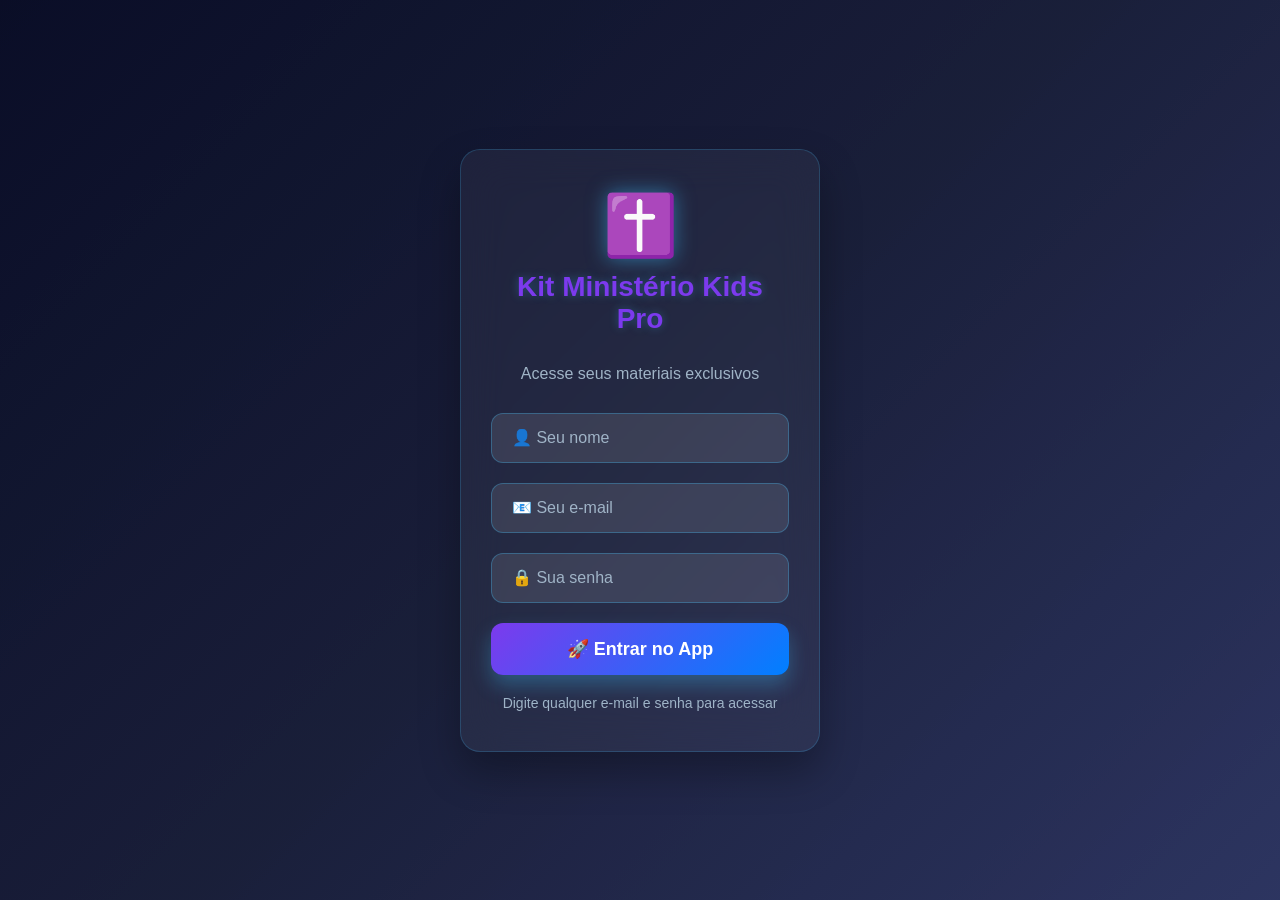
<file: acesso/index.html>
<!DOCTYPE html>
<html lang="pt-BR">
<head>
    <meta charset="UTF-8">
    <meta name="viewport" content="width=device-width, initial-scale=1.0">
    <title>✝️ Kit Ministério Kids Pro</title>
    <link href="style.css" rel="stylesheet" type="text/css" />
</head>
<body>
    <!-- Tela de Login -->
    <div class="login-screen" id="loginScreen">
        <div class="login-background"></div>
        <div class="login-container">
            <div class="login-card">
                <div class="logo">
                    <div class="logo-icon">✝️</div>
                    <h1 class="login-title">Kit Ministério Kids Pro</h1>
                </div>
                <p class="login-subtitle">Acesse seus materiais exclusivos</p>

                <form class="login-form" id="loginForm">
                    <div class="form-group">
                        <input type="text" id="userName" placeholder="👤 Seu nome" required>
                    </div>
                    <div class="form-group">
                        <input type="email" id="email" placeholder="📧 Seu e-mail" required>
                    </div>
                    <div class="form-group">
                        <input type="password" id="password" placeholder="🔒 Sua senha" required>
                    </div>
                    <button type="submit" class="login-button">
                        <span>🚀 Entrar no App</span>
                    </button>
                </form>

                <p class="login-note">Digite qualquer e-mail e senha para acessar</p>
            </div>
        </div>
    </div>

    <!-- App Principal -->
    <div class="app-container" id="mainApp" style="display: none;">
        <!-- Header -->
        <header class="app-header">
            <div class="header-content">
                <div class="header-info">
                    <h1>✝️ Ministério Kids Pro</h1>
                    <p class="welcome-text" id="welcomeText">Olá, Líder!</p>
                </div>
                <div class="user-avatar">🙏</div>
            </div>
        </header>

        <!-- Conteúdo Principal -->
        <main class="content" id="content">

            <!-- Aba Principal -->
            <div class="tab-content active" id="tab-principal">
                <div class="hero-section">
                    <div class="hero-icon">✨</div>
                    <h2>Materiais prontos para todo domingo</h2>
                    <p>Para líderes e voluntários que querem praticidade e mais impacto!</p>
                </div>

                <div class="cards-grid">
                    <div class="card">
                        <div class="card-icon">📖</div>
                        <h3>Materiais por Faixa Etária</h3>
                        <div class="education-areas">
                            <span class="area-tag">👶 0-3 anos</span>
                            <span class="area-tag">🧒 4-6 anos</span>
                            <span class="area-tag">👦 7-12 anos</span>
                        </div>
                    </div>

                    <div class="card featured">
                        <div class="card-icon">🌟</div>
                        <h3>O que você tem acesso</h3>
                        <div class="benefits-list">
                            <div class="benefit-item">✝️ Atividades bíblicas</div>
                            <div class="benefit-item">📋 Fichas de presença</div>
                            <div class="benefit-item">🏆 Certificados</div>
                            <div class="benefit-item">📅 Planos de aula</div>
                        </div>
                    </div>

                    <div class="card">
                        <div class="card-icon">🎁</div>
                        <h3>Bônus Exclusivos</h3>
                        <p>Dinâmicas, jogos e materiais para datas comemorativas cristãs.</p>
                    </div>
                </div>
            </div>

            <!-- Aba Download -->
            <div class="tab-content" id="tab-download">
                <div class="download-hero">
                    <div class="download-icon">📥</div>
                    <h2>Baixar Materiais</h2>
                    <p>Acesse todos os materiais agora</p>
                </div>

                <div class="download-card">
                    <div class="price-section">
                        <div class="old-price">Kit Ministério Kids Pro</div>
                        <div class="new-price">Materiais prontos para todo domingo =)</div>
                    </div>
                    <p>Atividades, fichas e certificados prontos em PDF!</p>
                    <a href="https://drive.google.com/drive/folders/1PrwGhY1-oniBwN1lufy_VpMi-chDKUOC" target="_blank" class="btn-download">
                        <span>📥 Baixar Materiais Agora</span>
                    </a>
                </div>
            </div>

            <!-- Aba Loja -->
            <div class="tab-content" id="tab-materials">
                <div class="shop-header">
                    <h2>🛒 Mais conteúdos</h2>
                    <p>Materiais e pacotes extras</p>
                </div>

                <div class="products-grid">
                    <div class="product-card">
                        <div class="product-icon">✏️</div>
                        <h3>101 Atividades Bíblicas</h3>
                        <div class="product-price">R$ 9,90</div>
                        <p>+100 atividades prontas para EBD</p>
                        <a href="#" target="_blank" class="product-btn">Adquirir</a>
                    </div>

                    <div class="product-card">
                        <div class="product-icon">🎨</div>
                        <h3>Kit Datas Comemorativas</h3>
                        <div class="product-price">R$ 9,90</div>
                        <p>Natal, Páscoa, Dia das Crianças e mais</p>
                        <a href="#" target="_blank" class="product-btn">Adquirir</a>
                    </div>

                    <div class="product-card featured-product">
                        <div class="popular-badge">⭐ POPULAR</div>
                        <div class="product-icon">🎯</div>
                        <h3>Combo Ministério Completo</h3>
                        <div class="product-price">R$ 27,00</div>
                        <p>Todos os kits + atualizações vitalícias</p>
                        <a href="#" target="_blank" class="product-btn featured-btn">Adquirir Combo</a>
                    </div>
                </div>
            </div>

            <!-- Aba Grupo -->
            <div class="tab-content" id="tab-group">
                <div class="group-hero">
                    <div class="group-icon">👥</div>
                    <h2>Grupo de Líderes</h2>
                    <p>Conecte-se com outros líderes de ministério</p>
                </div>

                <div class="group-benefits">
                    <div class="benefit-card">
                        <div class="benefit-icon">💬</div>
                        <h3>Suporte Direto</h3>
                        <p>Tire suas dúvidas com nossa equipe</p>
                    </div>
                    <div class="benefit-card">
                        <div class="benefit-icon">🤝</div>
                        <h3>Rede de Líderes</h3>
                        <p>Troque experiências com outros ministérios</p>
                    </div>
                    <div class="benefit-card">
                        <div class="benefit-icon">🎯</div>
                        <h3>Dicas Exclusivas</h3>
                        <p>Receba materiais e dicas em primeira mão</p>
                    </div>
                </div>

                <div class="whatsapp-card">
                    <div class="whatsapp-content">
                        <div class="whatsapp-icon">
                            <svg width="60" height="60" viewBox="0 0 24 24" fill="none">
                                <path d="M17.472 14.382c-.297-.149-1.758-.867-2.03-.967-.273-.099-.471-.148-.67.15-.197.297-.767.966-.94 1.164-.173.199-.347.223-.644.075-.297-.15-1.255-.463-2.39-1.475-.883-.788-1.48-1.761-1.653-2.059-.173-.297-.018-.458.13-.606.134-.133.298-.347.446-.52.149-.174.198-.298.298-.497.099-.198.05-.371-.025-.52-.075-.149-.669-1.612-.916-2.207-.242-.579-.487-.5-.669-.51-.173-.008-.371-.01-.57-.01-.198 0-.52.074-.792.372-.272.297-1.04 1.016-1.04 2.479 0 1.462 1.065 2.875 1.213 3.074.149.198 2.096 3.2 5.077 4.487.709.306 1.262.489 1.694.625.712.227 1.36.195 1.871.118.571-.085 1.758-.719 2.006-1.413.248-.694.248-1.289.173-1.413-.074-.124-.272-.198-.57-.347m-5.421 7.403h-.004a9.87 9.87 0 01-5.031-1.378l-.361-.214-3.741.982.998-3.648-.235-.374a9.86 9.86 0 01-1.51-5.26c.001-5.45 4.436-9.884 9.888-9.884 2.64 0 5.122 1.03 6.988 2.898a9.825 9.825 0 012.893 6.994c-.003 5.45-4.437 9.884-9.885 9.884m8.413-18.297A11.815 11.815 0 0012.05 0C5.495 0 .16 5.335.157 11.892c0 2.096.547 4.142 1.588 5.945L.057 24l6.305-1.654a11.882 11.882 0 005.683 1.448h.005c6.554 0 11.89-5.335 11.893-11.893A11.821 11.821 0 0020.471 3.516" fill="#25D366"/>
                            </svg>
                        </div>
                        <div class="whatsapp-text">
                            <h3>Entre no Grupo!</h3>
                            <p>Líderes de todo o Brasil já fazem parte</p>
                        </div>
                    </div>
                    <a href="LINK_WHATSAPP_AQUI" target="_blank" class="whatsapp-btn">
                        <span>📱 Acessar Grupo do WhatsApp</span>
                    </a>
                </div>
            </div>

            <!-- Aba Configurações -->
            <div class="tab-content" id="tab-settings">
                <div class="settings-header">
                    <h2>⚙️ Configurações</h2>
                    <p>Personalize sua experiência</p>
                </div>

                <div class="settings-cards">
                    <div class="settings-card">
                        <div class="settings-icon">🎨</div>
                        <h3>Tema do Aplicativo</h3>
                        <p>Escolha a cor principal</p>
                        <div class="color-picker-container">
                            <button class="color-option active" data-color="purple" style="background: #7c3aed"></button>
                            <button class="color-option" data-color="blue" style="background: #40c4ff"></button>
                            <button class="color-option" data-color="green" style="background: #4caf50"></button>
                            <button class="color-option" data-color="orange" style="background: #f97316"></button>
                            <button class="color-option" data-color="pink" style="background: #e91e63"></button>
                        </div>
                    </div>

                    <div class="settings-card">
                        <div class="settings-icon">👤</div>
                        <h3>Perfil do Usuário</h3>
                        <p>Suas informações</p>
                        <div class="user-info" id="userInfo">
                            <p><strong>Nome:</strong> <span id="displayName">Líder</span></p>
                        </div>
                        <button class="logout-btn" onclick="logout()">🚪 Sair do App</button>
                    </div>
                </div>
            </div>
        </main>

        <!-- Navegação Inferior -->
        <nav class="bottom-nav">
            <button class="nav-item active" data-tab="tab-principal">
                <div class="nav-icon">🏠</div>
                <span>Início</span>
            </button>
            <button class="nav-item" data-tab="tab-download">
                <div class="nav-icon">📥</div>
                <span>Baixar</span>
            </button>
            <button class="nav-item" data-tab="tab-materials">
                <div class="nav-icon">🛒</div>
                <span>Loja</span>
            </button>
            <button class="nav-item" data-tab="tab-group">
                <div class="nav-icon">👥</div>
                <span>Grupo</span>
            </button>
            <button class="nav-item" data-tab="tab-settings">
                <div class="nav-icon">⚙️</div>
                <span>Config</span>
            </button>
        </nav>
    </div>

    <script src="script.js"></script>
</body>
</html>
</file>
<file: acesso/style.css>
/* Variáveis de Cores Dinâmicas */
:root {
    --primary-color: #7c3aed;
    --primary-gradient: linear-gradient(135deg, #7c3aed 0%, #0080ff 100%);
    --primary-shadow: rgba(64, 196, 255, 0.3);
}

/* Reset e Base */
* {
    margin: 0;
    padding: 0;
    box-sizing: border-box;
}

body {
    font-family: -apple-system, BlinkMacSystemFont, 'Segoe UI', Roboto, sans-serif;
    background: linear-gradient(135deg, #0a0e27 0%, #1a1f3a 50%, #2d3561 100%);
    color: #ffffff;
    min-height: 100vh;
    overflow-x: hidden;
}

/* Tela de Login */
.login-screen {
    position: fixed;
    top: 0;
    left: 0;
    width: 100%;
    height: 100vh;
    z-index: 1000;
    display: flex;
    align-items: center;
    justify-content: center;
}

.login-background {
    position: absolute;
    top: 0;
    left: 0;
    width: 100%;
    height: 100%;
    background: linear-gradient(135deg, #0a0e27 0%, #1a1f3a 50%, #2d3561 100%);
    opacity: 0.9;
}

.login-container {
    position: relative;
    z-index: 10;
    padding: 20px;
    width: 100%;
    max-width: 400px;
}

.login-card {
    background: rgba(255, 255, 255, 0.05);
    backdrop-filter: blur(20px);
    border: 1px solid rgba(64, 196, 255, 0.2);
    border-radius: 20px;
    padding: 40px 30px;
    text-align: center;
    box-shadow: 0 20px 40px rgba(0, 0, 0, 0.3);
}

.logo {
    margin-bottom: 30px;
}

.logo-icon {
    font-size: 60px;
    margin-bottom: 10px;
    text-shadow: 0 0 20px rgba(64, 196, 255, 0.5);
}

.login-title {
    font-size: 28px;
    font-weight: 700;
    color: var(--primary-color);
    margin-bottom: 10px;
    text-shadow: 0 0 10px var(--primary-shadow);
}

.login-subtitle {
    color: #a0b4c7;
    font-size: 16px;
    margin-bottom: 30px;
}

.form-group {
    margin-bottom: 20px;
}

.form-group input {
    width: 100%;
    padding: 15px 20px;
    background: rgba(255, 255, 255, 0.1);
    border: 1px solid rgba(64, 196, 255, 0.3);
    border-radius: 12px;
    color: #ffffff;
    font-size: 16px;
    transition: all 0.3s ease;
}

.form-group input::placeholder {
    color: #a0b4c7;
}

.form-group input:focus {
    outline: none;
    border-color: #7c3aed;
    box-shadow: 0 0 20px rgba(64, 196, 255, 0.3);
}

.login-button {
    width: 100%;
    padding: 15px;
    background: var(--primary-gradient);
    border: none;
    border-radius: 12px;
    color: #ffffff;
    font-size: 18px;
    font-weight: 600;
    cursor: pointer;
    transition: all 0.3s ease;
    margin-bottom: 20px;
    box-shadow: 0 10px 20px var(--primary-shadow);
}

.login-button:hover {
    transform: translateY(-2px);
    box-shadow: 0 15px 30px rgba(64, 196, 255, 0.4);
}

.login-note {
    color: #a0b4c7;
    font-size: 14px;
}

/* App Principal */
.app-container {
    min-height: 100vh;
    display: flex;
    flex-direction: column;
}

.app-header {
    background: rgba(255, 255, 255, 0.05);
    backdrop-filter: blur(20px);
    border-bottom: 1px solid rgba(64, 196, 255, 0.2);
    padding: 15px 20px;
    position: sticky;
    top: 0;
    z-index: 100;
}

.header-content {
    display: flex;
    justify-content: space-between;
    align-items: center;
    max-width: 1200px;
    margin: 0 auto;
}

.header-info h1 {
    font-size: 20px;
    font-weight: 700;
    color: var(--primary-color, #7c3aed);
}

.welcome-text {
    font-size: 14px;
    color: #a0b4c7;
    margin-top: 2px;
}

.user-avatar {
    width: 40px;
    height: 40px;
    background: linear-gradient(135deg, #7c3aed 0%, #0080ff 100%);
    border-radius: 50%;
    display: flex;
    align-items: center;
    justify-content: center;
    font-size: 20px;
}

/* Conteúdo */
.content {
    flex: 1;
    padding: 20px;
    max-width: 1200px;
    margin: 0 auto;
    width: 100%;
    padding-bottom: 100px;
}

.tab-content {
    display: none;
}

.tab-content.active {
    display: block;
    animation: fadeIn 0.3s ease;
}

@keyframes fadeIn {
    from { opacity: 0; transform: translateY(10px); }
    to { opacity: 1; transform: translateY(0); }
}

/* Hero Section */
.hero-section {
    text-align: center;
    margin-bottom: 30px;
    padding: 30px 20px;
    background: rgba(255, 255, 255, 0.03);
    border-radius: 20px;
    border: 1px solid rgba(64, 196, 255, 0.1);
}

.hero-icon {
    font-size: 60px;
    margin-bottom: 15px;
    text-shadow: 0 0 20px rgba(64, 196, 255, 0.5);
}

.hero-section h2 {
    font-size: 24px;
    font-weight: 700;
    color: var(--primary-color, #7c3aed);
    margin-bottom: 10px;
}

.hero-section p {
    color: #a0b4c7;
    font-size: 16px;
}

.support-btn {
    display: inline-block;
    padding: 15px 30px;
    background: linear-gradient(135deg, #25d366 0%, #128c7e 100%);
    color: #ffffff;
    text-decoration: none;
    border-radius: 50px;
    font-size: 16px;
    font-weight: 600;
    transition: all 0.3s ease;
    margin-top: 20px;
    box-shadow: 0 10px 20px rgba(37, 211, 102, 0.3);
}

.support-btn:hover {
    transform: translateY(-3px);
    box-shadow: 0 15px 30px rgba(37, 211, 102, 0.4);
}

/* Cards Grid */
.cards-grid {
    display: grid;
    grid-template-columns: repeat(auto-fit, minmax(280px, 1fr));
    gap: 20px;
    margin-bottom: 30px;
}

.card {
    background: rgba(255, 255, 255, 0.05);
    backdrop-filter: blur(20px);
    border: 1px solid rgba(64, 196, 255, 0.2);
    border-radius: 16px;
    padding: 25px;
    transition: all 0.3s ease;
}

.card:hover {
    transform: translateY(-5px);
    box-shadow: 0 20px 40px rgba(64, 196, 255, 0.2);
    border-color: #7c3aed;
}

.card.featured {
    background: linear-gradient(135deg, rgba(64, 196, 255, 0.1) 0%, rgba(0, 128, 255, 0.1) 100%);
    border-color: #7c3aed;
}

.card-icon {
    font-size: 40px;
    margin-bottom: 15px;
    text-shadow: 0 0 10px rgba(64, 196, 255, 0.5);
}

.card h3 {
    font-size: 18px;
    font-weight: 600;
    color: var(--primary-color, #7c3aed);
    margin-bottom: 15px;
}

.card p {
    color: #a0b4c7;
    line-height: 1.6;
}

/* Áreas da Educação */
.education-areas {
    display: flex;
    flex-wrap: wrap;
    gap: 8px;
}

.area-tag {
    background: rgba(64, 196, 255, 0.2);
    color: #7c3aed;
    padding: 6px 12px;
    border-radius: 20px;
    font-size: 12px;
    font-weight: 500;
    border: 1px solid rgba(64, 196, 255, 0.3);
}

/* Benefícios */
.benefits-list {
    display: grid;
    gap: 12px;
}

.benefit-item {
    padding: 12px;
    background: rgba(255, 255, 255, 0.05);
    border-radius: 10px;
    color: #a0b4c7;
    font-size: 14px;
    border-left: 3px solid #7c3aed;
}

/* Download Section */
.download-hero {
    text-align: center;
    margin-bottom: 30px;
}

.download-icon {
    font-size: 80px;
    margin-bottom: 20px;
    text-shadow: 0 0 30px rgba(64, 196, 255, 0.6);
}

.download-hero h2 {
    font-size: 28px;
    color: #7c3aed;
    margin-bottom: 10px;
}

.download-hero p {
    color: #a0b4c7;
    font-size: 16px;
}

.download-card {
    background: rgba(255, 255, 255, 0.05);
    backdrop-filter: blur(20px);
    border: 1px solid rgba(64, 196, 255, 0.2);
    border-radius: 20px;
    padding: 40px;
    text-align: center;
    max-width: 500px;
    margin: 0 auto;
}

.price-section {
    margin-bottom: 20px;
}

.old-price {
    color: #a0b4c7;
    text-decoration: line-through;
    font-size: 16px;
    margin-bottom: 5px;
}

.new-price {
    font-size: 48px;
    font-weight: 700;
    color: #7c3aed;
    text-shadow: 0 0 20px rgba(64, 196, 255, 0.5);
}

.btn-download {
    display: inline-block;
    padding: 18px 40px;
    background: var(--primary-gradient);
    color: #ffffff;
    text-decoration: none;
    border-radius: 50px;
    font-size: 18px;
    font-weight: 600;
    transition: all 0.3s ease;
    box-shadow: 0 15px 30px var(--primary-shadow);
    margin-top: 20px;
}

.btn-download:hover {
    transform: translateY(-3px);
    box-shadow: 0 20px 40px rgba(64, 196, 255, 0.5);
}

/* Produtos */
.shop-header, .content-header, .settings-header {
    text-align: center;
    margin-bottom: 30px;
}

.shop-header h2, .content-header h2, .settings-header h2 {
    font-size: 24px;
    color: #7c3aed;
    margin-bottom: 10px;
}

.shop-header p, .content-header p, .settings-header p {
    color: #a0b4c7;
}

.products-grid {
    display: grid;
    grid-template-columns: repeat(auto-fit, minmax(250px, 1fr));
    gap: 20px;
}

.product-card {
    background: rgba(255, 255, 255, 0.05);
    backdrop-filter: blur(20px);
    border: 1px solid rgba(64, 196, 255, 0.2);
    border-radius: 16px;
    padding: 25px;
    text-align: center;
    transition: all 0.3s ease;
    position: relative;
}

.product-card:hover {
    transform: translateY(-5px);
    box-shadow: 0 20px 40px rgba(64, 196, 255, 0.2);
}

.product-card.featured-product {
    background: linear-gradient(135deg, rgba(64, 196, 255, 0.1) 0%, rgba(0, 128, 255, 0.1) 100%);
    border-color: #7c3aed;
}

.popular-badge {
    position: absolute;
    top: -10px;
    right: -10px;
    background: linear-gradient(135deg, #ff6b35 0%, #f7931e 100%);
    color: #ffffff;
    padding: 5px 15px;
    border-radius: 20px;
    font-size: 12px;
    font-weight: 600;
}

.product-icon {
    font-size: 40px;
    margin-bottom: 15px;
}

.product-card h3 {
    font-size: 18px;
    color: #7c3aed;
    margin-bottom: 10px;
}

.product-price {
    font-size: 24px;
    font-weight: 700;
    color: #7c3aed;
    margin-bottom: 10px;
}

.product-btn {
    display: inline-block;
    padding: 12px 30px;
    background: linear-gradient(135deg, #7c3aed 0%, #0080ff 100%);
    color: #ffffff;
    text-decoration: none;
    border-radius: 25px;
    font-size: 14px;
    font-weight: 600;
    transition: all 0.3s ease;
    margin-top: 15px;
}

.product-btn:hover {
    transform: translateY(-2px);
    box-shadow: 0 10px 20px rgba(64, 196, 255, 0.3);
}

.featured-btn {
    background: linear-gradient(135deg, #ff6b35 0%, #f7931e 100%);
}

/* Grupo de Professores */
.group-hero {
    text-align: center;
    margin-bottom: 30px;
    padding: 30px 20px;
    background: rgba(255, 255, 255, 0.03);
    border-radius: 20px;
    border: 1px solid rgba(37, 211, 102, 0.2);
}

.group-icon {
    font-size: 60px;
    margin-bottom: 15px;
    text-shadow: 0 0 20px rgba(37, 211, 102, 0.5);
}

.group-hero h2 {
    font-size: 24px;
    font-weight: 700;
    color: #25d366;
    margin-bottom: 10px;
}

.group-hero p {
    color: #a0b4c7;
    font-size: 16px;
}

.group-benefits {
    display: grid;
    grid-template-columns: repeat(auto-fit, minmax(280px, 1fr));
    gap: 20px;
    margin-bottom: 30px;
}

.benefit-card {
    background: rgba(255, 255, 255, 0.05);
    backdrop-filter: blur(20px);
    border: 1px solid rgba(37, 211, 102, 0.2);
    border-radius: 16px;
    padding: 25px;
    text-align: center;
    transition: all 0.3s ease;
}

.benefit-card:hover {
    transform: translateY(-5px);
    box-shadow: 0 20px 40px rgba(37, 211, 102, 0.2);
    border-color: #25d366;
}

.benefit-icon {
    font-size: 40px;
    margin-bottom: 15px;
    text-shadow: 0 0 10px rgba(37, 211, 102, 0.5);
}

.benefit-card h3 {
    font-size: 18px;
    font-weight: 600;
    color: #25d366;
    margin-bottom: 10px;
}

.benefit-card p {
    color: #a0b4c7;
    line-height: 1.6;
}

.whatsapp-card {
    background: linear-gradient(135deg, rgba(37, 211, 102, 0.1) 0%, rgba(18, 140, 126, 0.1) 100%);
    backdrop-filter: blur(20px);
    border: 1px solid rgba(37, 211, 102, 0.3);
    border-radius: 20px;
    padding: 40px 30px;
    text-align: center;
    max-width: 600px;
    margin: 0 auto;
}

.whatsapp-content {
    display: flex;
    align-items: center;
    justify-content: center;
    gap: 20px;
    margin-bottom: 25px;
}

.whatsapp-icon {
    width: 80px;
    height: 80px;
    background: linear-gradient(135deg, #25d366 0%, #128c7e 100%);
    border-radius: 50%;
    display: flex;
    align-items: center;
    justify-content: center;
    box-shadow: 0 10px 30px rgba(37, 211, 102, 0.4);
}

.whatsapp-text {
    text-align: left;
}

.whatsapp-text h3 {
    font-size: 22px;
    font-weight: 700;
    color: #25d366;
    margin-bottom: 8px;
}

.whatsapp-text p {
    color: #a0b4c7;
    font-size: 16px;
}

.whatsapp-btn {
    display: inline-block;
    padding: 18px 40px;
    background: linear-gradient(135deg, #25d366 0%, #128c7e 100%);
    color: #ffffff;
    text-decoration: none;
    border-radius: 50px;
    font-size: 18px;
    font-weight: 600;
    transition: all 0.3s ease;
    box-shadow: 0 15px 30px rgba(37, 211, 102, 0.3);
}

.whatsapp-btn:hover {
    transform: translateY(-3px);
    box-shadow: 0 20px 40px rgba(37, 211, 102, 0.5);
}

/* Conteúdos e Configurações */
.content-cards, .settings-cards {
    display: grid;
    grid-template-columns: repeat(auto-fit, minmax(250px, 1fr));
    gap: 20px;
}

.content-card, .settings-card {
    background: rgba(255, 255, 255, 0.05);
    backdrop-filter: blur(20px);
    border: 1px solid rgba(64, 196, 255, 0.2);
    border-radius: 16px;
    padding: 25px;
    text-align: center;
    transition: all 0.3s ease;
}

.content-card:hover, .settings-card:hover {
    transform: translateY(-5px);
    box-shadow: 0 20px 40px rgba(64, 196, 255, 0.2);
}

.content-icon, .settings-icon {
    font-size: 40px;
    margin-bottom: 15px;
}

.content-card h3, .settings-card h3 {
    font-size: 18px;
    color: #7c3aed;
    margin-bottom: 10px;
}

.logout-btn {
    padding: 12px 25px;
    background: linear-gradient(135deg, #ff4757 0%, #ff3742 100%);
    color: #ffffff;
    border: none;
    border-radius: 25px;
    font-size: 14px;
    font-weight: 600;
    cursor: pointer;
    transition: all 0.3s ease;
    margin-top: 15px;
}

.logout-btn:hover {
    transform: translateY(-2px);
    box-shadow: 0 10px 20px rgba(255, 71, 87, 0.3);
}

.color-picker-container {
    display: flex;
    justify-content: center;
    gap: 10px;
    margin: 15px 0;
}

.color-option {
    width: 40px;
    height: 40px;
    border-radius: 50%;
    border: 3px solid transparent;
    cursor: pointer;
    transition: all 0.3s ease;
    outline: none;
}

.color-option:hover {
    transform: scale(1.1);
    box-shadow: 0 5px 15px rgba(0, 0, 0, 0.3);
}

.color-option.active {
    border-color: #ffffff;
    box-shadow: 0 0 20px rgba(255, 255, 255, 0.5);
}

.user-info {
    background: rgba(255, 255, 255, 0.05);
    border-radius: 10px;
    padding: 15px;
    margin: 15px 0;
    text-align: left;
}

.user-info p {
    color: #a0b4c7;
    margin-bottom: 5px;
}

.user-info strong {
    color: var(--primary-color, #7c3aed);
}

/* Navegação Inferior */
.bottom-nav {
    position: fixed;
    bottom: 0;
    left: 0;
    right: 0;
    background: rgba(10, 14, 39, 0.95);
    backdrop-filter: blur(20px);
    border-top: 1px solid rgba(64, 196, 255, 0.2);
    display: flex;
    justify-content: space-around;
    padding: 10px 5px;
    z-index: 100;
}

.nav-item {
    background: none;
    border: none;
    color: #a0b4c7;
    cursor: pointer;
    transition: all 0.3s ease;
    padding: 8px;
    border-radius: 12px;
    display: flex;
    flex-direction: column;
    align-items: center;
    min-width: 60px;
    position: relative;
}

.nav-item:hover {
    color: #7c3aed;
    background: rgba(64, 196, 255, 0.1);
}

.nav-item.active {
    color: #7c3aed;
    background: rgba(64, 196, 255, 0.2);
}

.nav-icon {
    font-size: 20px;
    margin-bottom: 4px;
}

.nav-item span {
    font-size: 11px;
    font-weight: 500;
}

/* Responsividade */
@media (max-width: 768px) {
    .content {
        padding: 15px;
    }
    
    .cards-grid, .group-benefits {
        grid-template-columns: 1fr;
        gap: 15px;
    }
    
    .hero-section, .group-hero {
        padding: 20px 15px;
    }
    
    .hero-icon, .group-icon {
        font-size: 50px;
    }
    
    .hero-section h2, .group-hero h2 {
        font-size: 20px;
    }
    
    .download-icon {
        font-size: 60px;
    }
    
    .new-price {
        font-size: 36px;
    }
    
    .products-grid {
        grid-template-columns: 1fr;
    }
    
    .whatsapp-content {
        flex-direction: column;
        text-align: center;
    }
    
    .whatsapp-text {
        text-align: center;
    }
    
    .whatsapp-icon {
        width: 60px;
        height: 60px;
    }
    
    .nav-item span {
        font-size: 9px;
    }
    
    .nav-icon {
        font-size: 16px;
    }
}

@media (max-width: 480px) {
    .login-card {
        padding: 30px 20px;
    }
    
    .login-title {
        font-size: 24px;
    }
    
    .app-header {
        padding: 12px 15px;
    }
    
    .header-content h1 {
        font-size: 18px;
    }
    
    .content {
        padding: 10px;
    }
    
    .card {
        padding: 20px;
    }
    
    .download-card {
        padding: 30px 20px;
    }
}

/* IA Generator */
.ia-header {
    text-align: center;
    margin-bottom: 25px;
    padding: 25px 20px;
    background: rgba(156, 39, 176, 0.1);
    border-radius: 20px;
    border: 1px solid rgba(156, 39, 176, 0.3);
}

.ia-hero-icon {
    font-size: 60px;
    margin-bottom: 15px;
    text-shadow: 0 0 20px rgba(156, 39, 176, 0.5);
}

.ia-header h2 {
    font-size: 24px;
    font-weight: 700;
    color: #ce93d8;
    margin-bottom: 10px;
}

.ia-header p {
    color: #a0b4c7;
}

.ia-form {
    background: rgba(255, 255, 255, 0.03);
    border: 1px solid rgba(156, 39, 176, 0.2);
    border-radius: 16px;
    padding: 25px;
    margin-bottom: 20px;
}

.ia-field {
    margin-bottom: 18px;
}

.ia-field label {
    display: block;
    color: #ce93d8;
    font-size: 14px;
    font-weight: 600;
    margin-bottom: 8px;
}

.ia-field select,
.ia-field input[type="text"] {
    width: 100%;
    padding: 14px 16px;
    background: rgba(255, 255, 255, 0.08);
    border: 1px solid rgba(156, 39, 176, 0.3);
    border-radius: 12px;
    color: #ffffff;
    font-size: 15px;
    transition: all 0.3s ease;
    -webkit-appearance: none;
    appearance: none;
}

.ia-field select:focus,
.ia-field input[type="text"]:focus {
    outline: none;
    border-color: #ce93d8;
    box-shadow: 0 0 15px rgba(156, 39, 176, 0.25);
}

.ia-field select option {
    background: #1a1f3a;
    color: #ffffff;
}

.ia-field input::placeholder {
    color: #6b7a8d;
}

.ia-btn-gerar {
    width: 100%;
    padding: 16px;
    background: linear-gradient(135deg, #9c27b0 0%, #673ab7 100%);
    border: none;
    border-radius: 12px;
    color: #ffffff;
    font-size: 17px;
    font-weight: 700;
    cursor: pointer;
    transition: all 0.3s ease;
    box-shadow: 0 10px 25px rgba(156, 39, 176, 0.4);
    margin-top: 5px;
}

.ia-btn-gerar:hover {
    transform: translateY(-2px);
    box-shadow: 0 15px 35px rgba(156, 39, 176, 0.5);
}

.ia-btn-gerar:disabled {
    opacity: 0.6;
    cursor: not-allowed;
    transform: none;
}

.ia-loading {
    text-align: center;
    padding: 40px 20px;
}

.ia-spinner {
    width: 50px;
    height: 50px;
    border: 4px solid rgba(156, 39, 176, 0.2);
    border-top-color: #9c27b0;
    border-radius: 50%;
    animation: ia-spin 0.8s linear infinite;
    margin: 0 auto 20px;
}

@keyframes ia-spin {
    to { transform: rotate(360deg); }
}

.ia-loading p {
    color: #ce93d8;
    font-size: 16px;
}

.ia-result {
    margin-top: 10px;
}

.ia-result-title {
    font-size: 18px;
    font-weight: 700;
    color: #4caf50;
    margin-bottom: 15px;
    text-align: center;
}

.ia-content {
    background: rgba(255, 255, 255, 0.06);
    border: 1px solid rgba(156, 39, 176, 0.2);
    border-radius: 16px;
    padding: 20px;
    color: #e0e0e0;
    font-size: 14px;
    line-height: 1.8;
    white-space: pre-wrap;
    max-height: 420px;
    overflow-y: auto;
    margin-bottom: 15px;
}

.ia-btn-pdf {
    width: 100%;
    padding: 15px;
    background: linear-gradient(135deg, #4caf50 0%, #2e7d32 100%);
    border: none;
    border-radius: 12px;
    color: #ffffff;
    font-size: 16px;
    font-weight: 700;
    cursor: pointer;
    transition: all 0.3s ease;
    box-shadow: 0 10px 25px rgba(76, 175, 80, 0.3);
    margin-bottom: 10px;
    display: block;
}

.ia-btn-pdf:hover {
    transform: translateY(-2px);
    box-shadow: 0 15px 35px rgba(76, 175, 80, 0.4);
}

.ia-btn-nova {
    width: 100%;
    padding: 13px;
    background: rgba(255, 255, 255, 0.08);
    border: 1px solid rgba(156, 39, 176, 0.3);
    border-radius: 12px;
    color: #ce93d8;
    font-size: 15px;
    font-weight: 600;
    cursor: pointer;
    transition: all 0.3s ease;
    display: block;
}

.ia-btn-nova:hover {
    background: rgba(156, 39, 176, 0.15);
}

/* Performance Optimizations */
.card, .product-card, .content-card, .settings-card {
    will-change: transform;
}

.login-button, .btn-download, .product-btn {
    will-change: transform;
}

/* Smooth scrolling */
html {
    scroll-behavior: smooth;
}

/* Preload animations */
@keyframes pulse {
    0%, 100% { opacity: 1; }
    50% { opacity: 0.7; }
}

.loading {
    animation: pulse 1.5s infinite;
}
</file>
